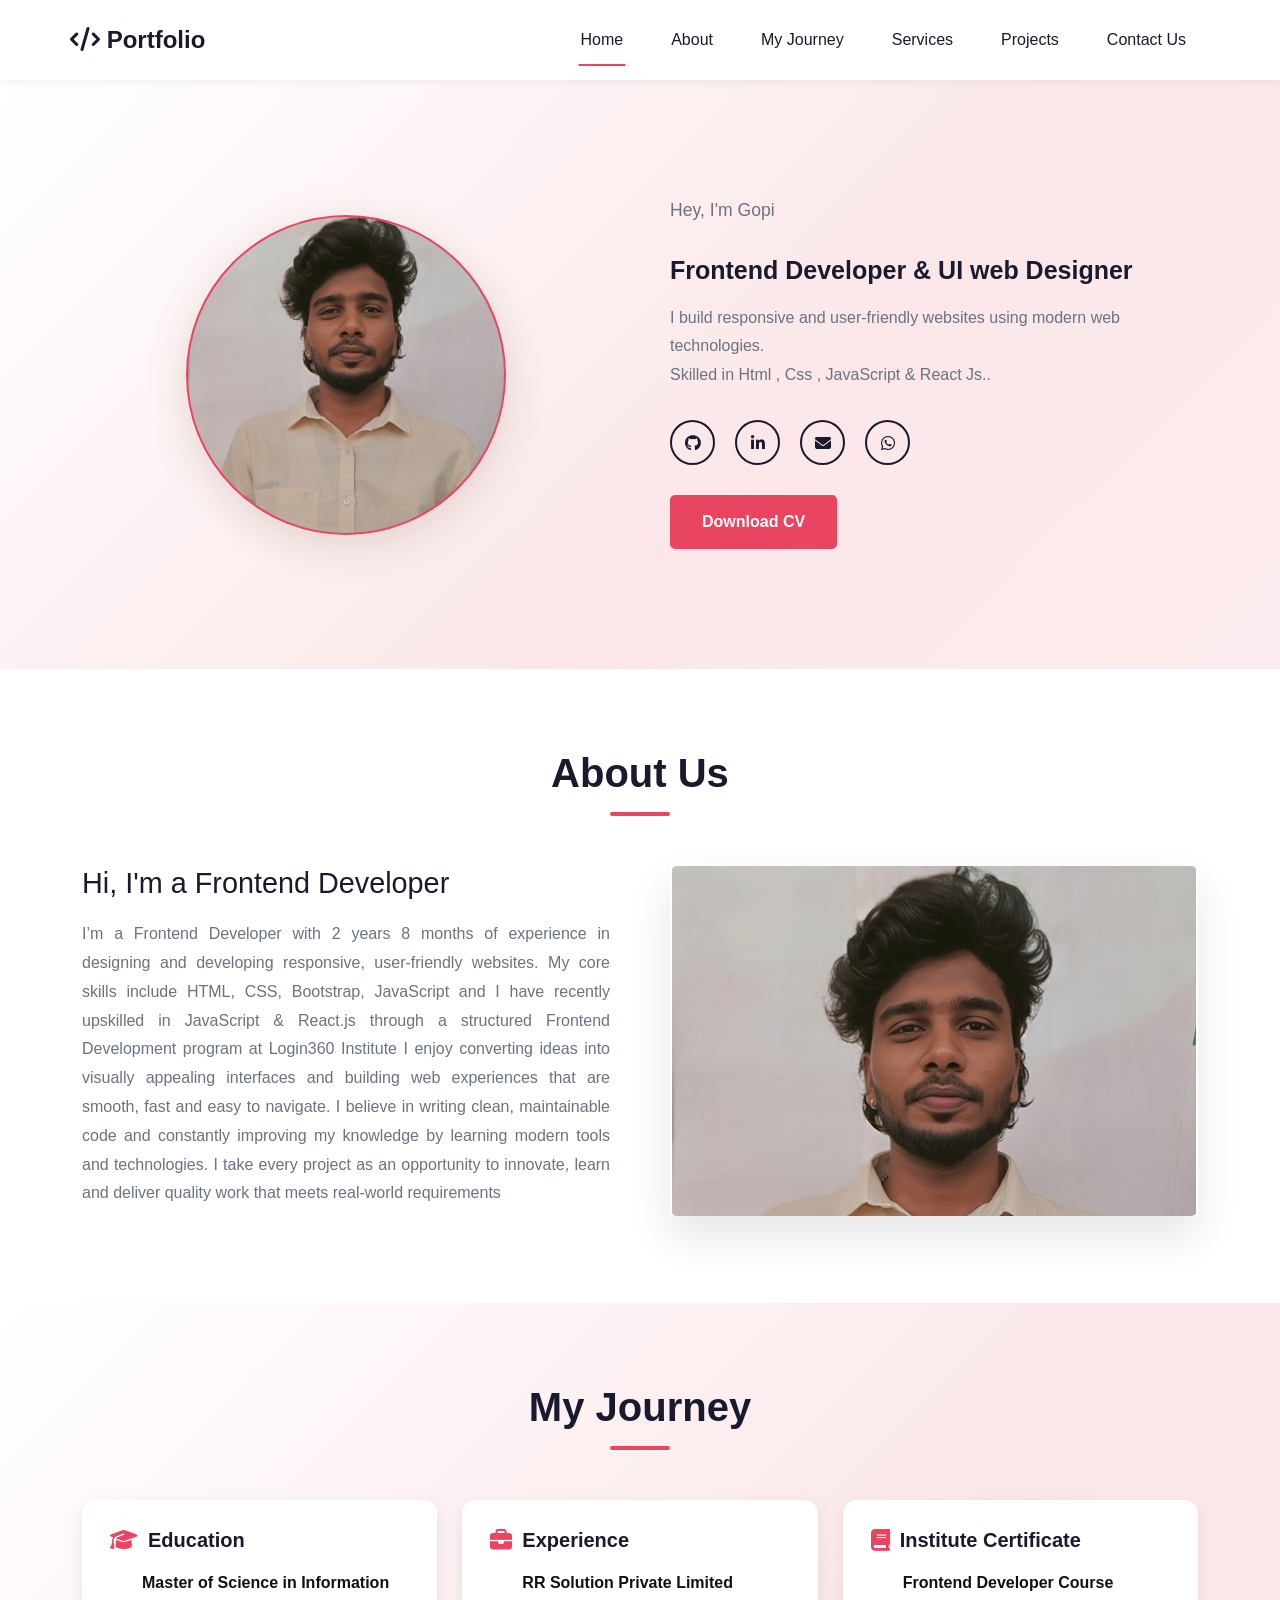
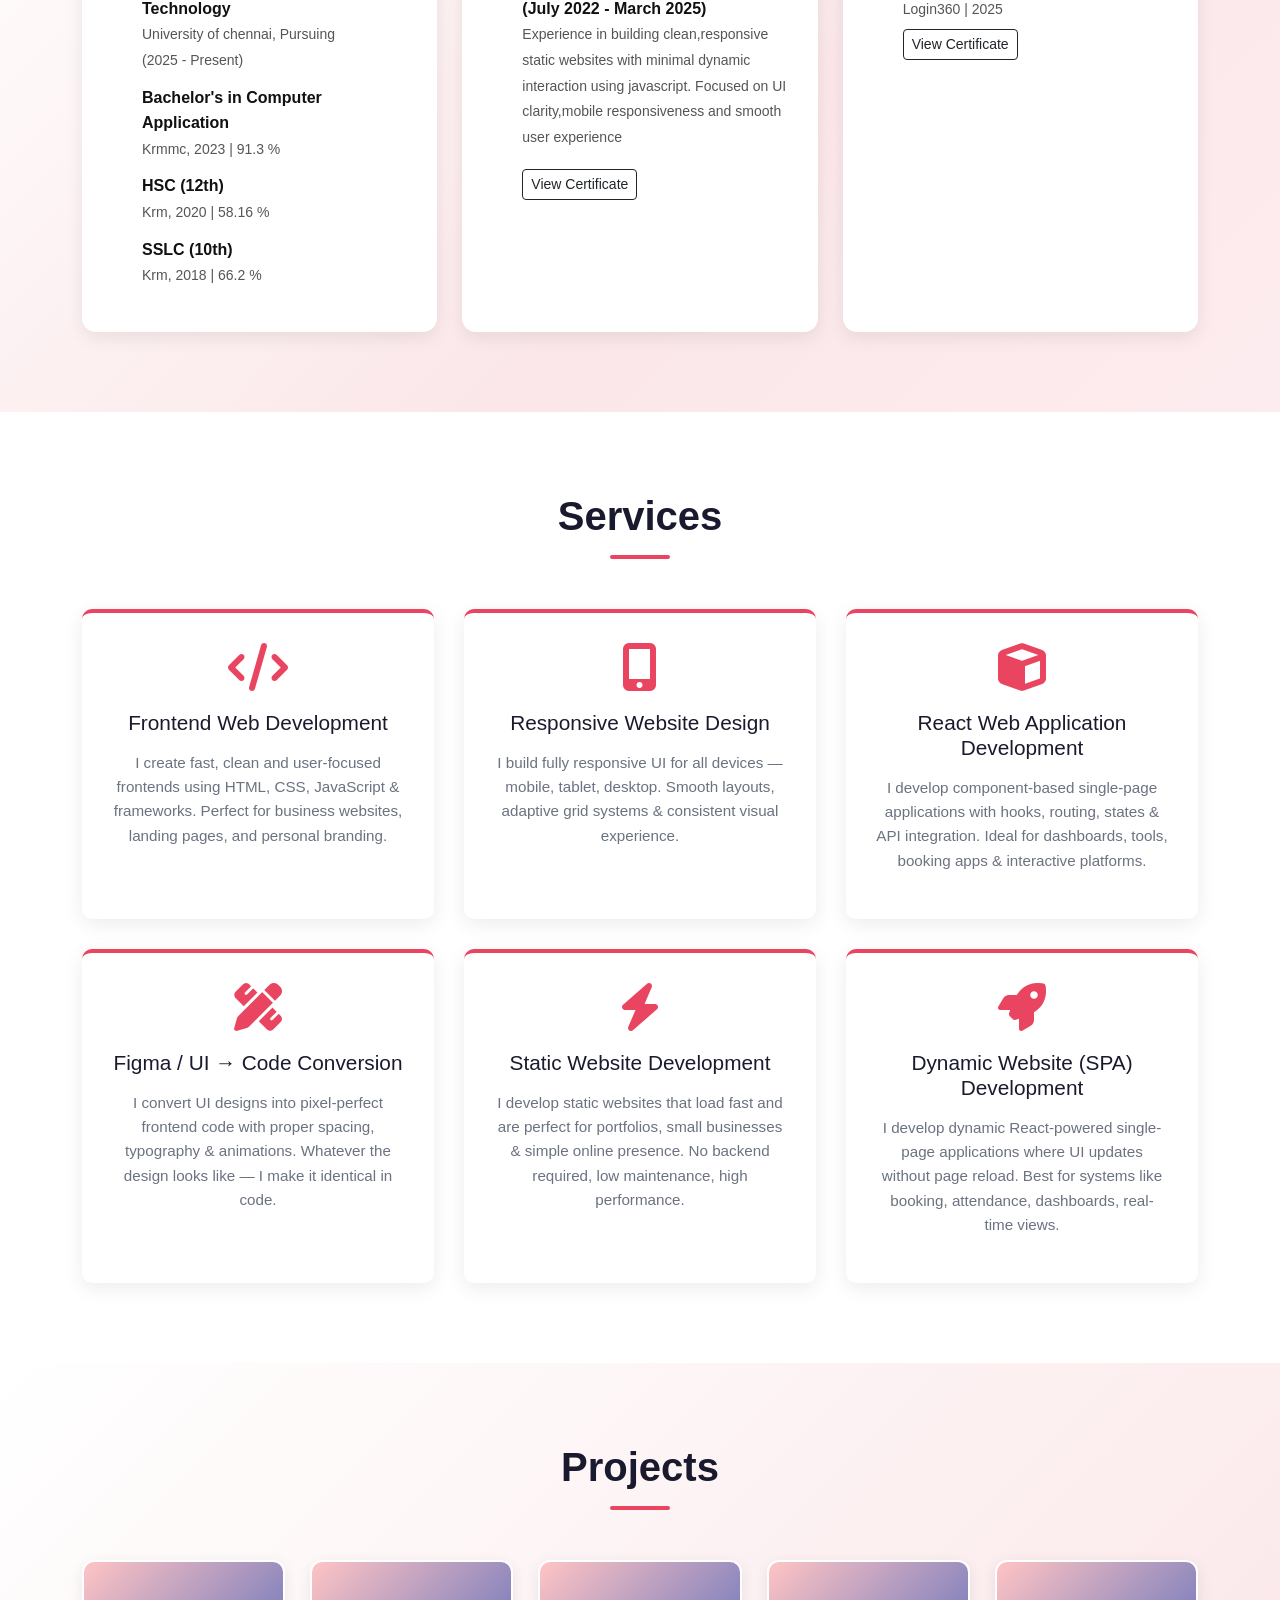
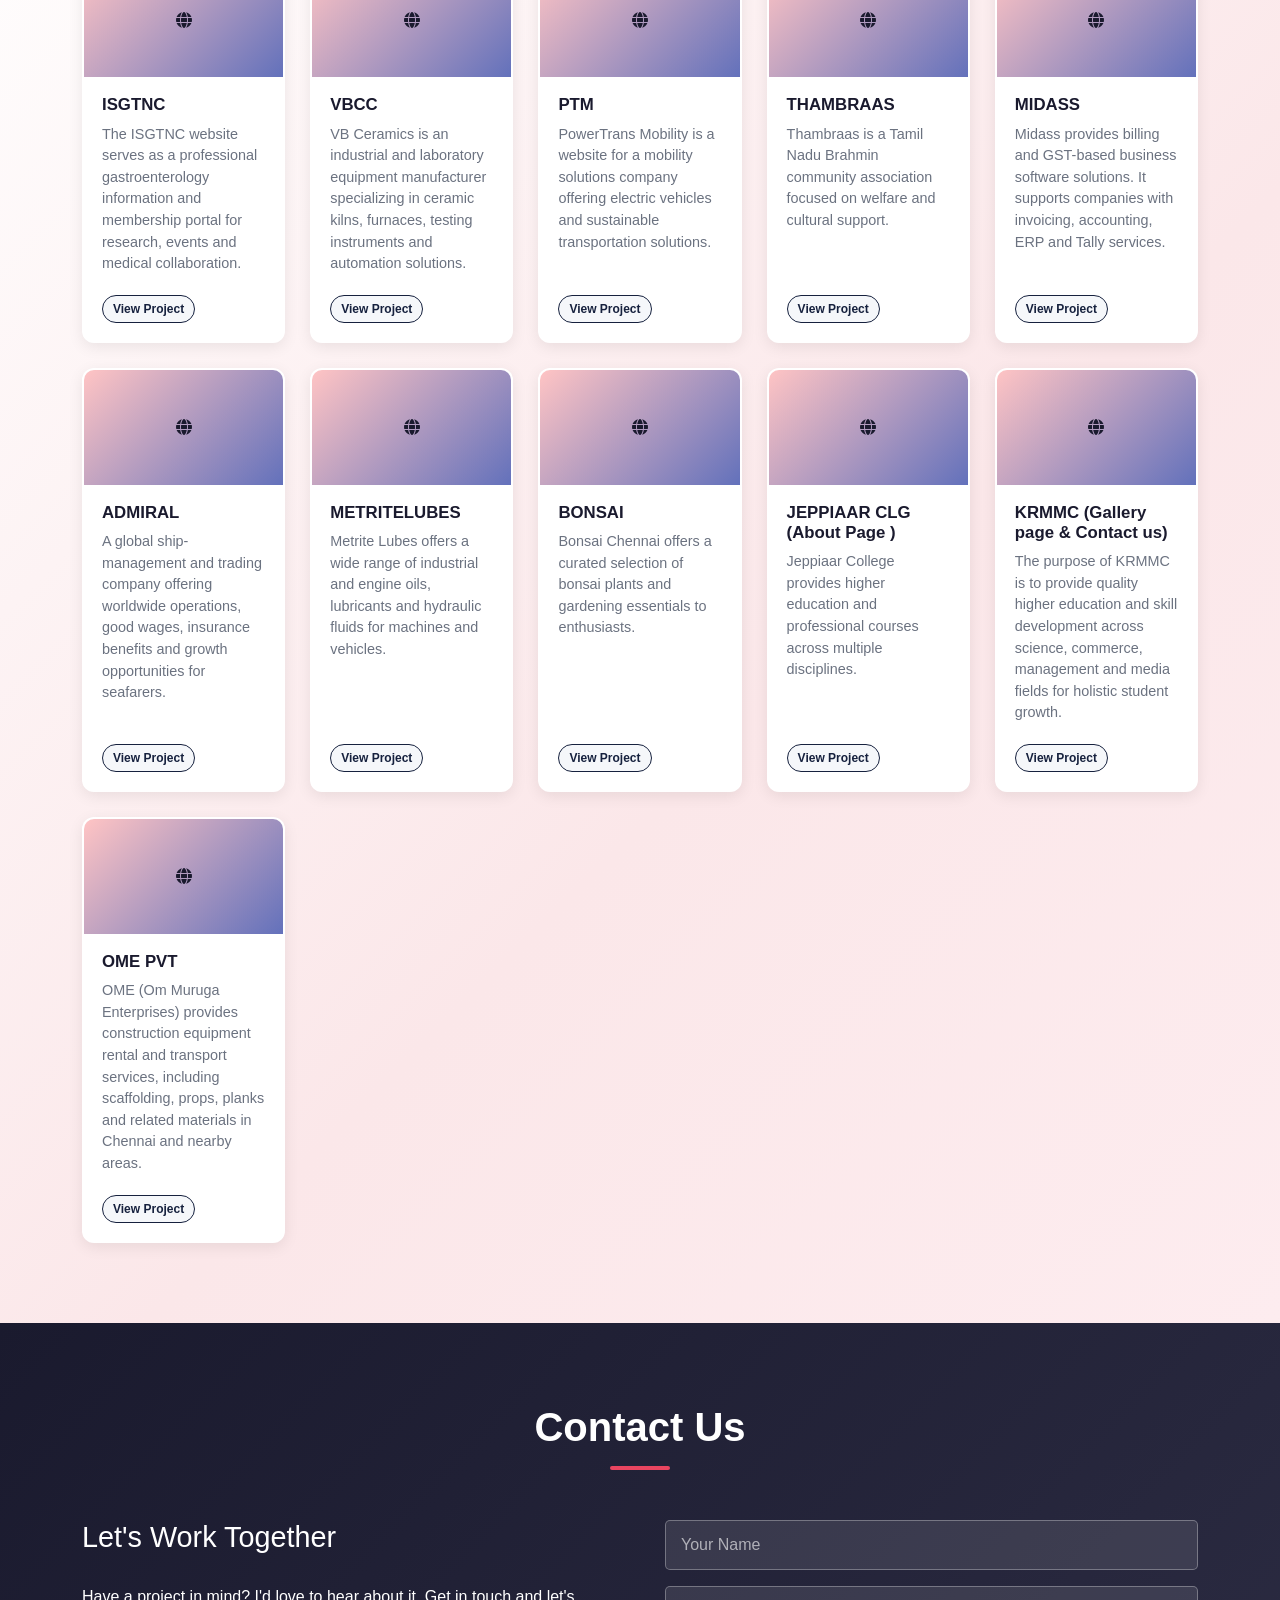
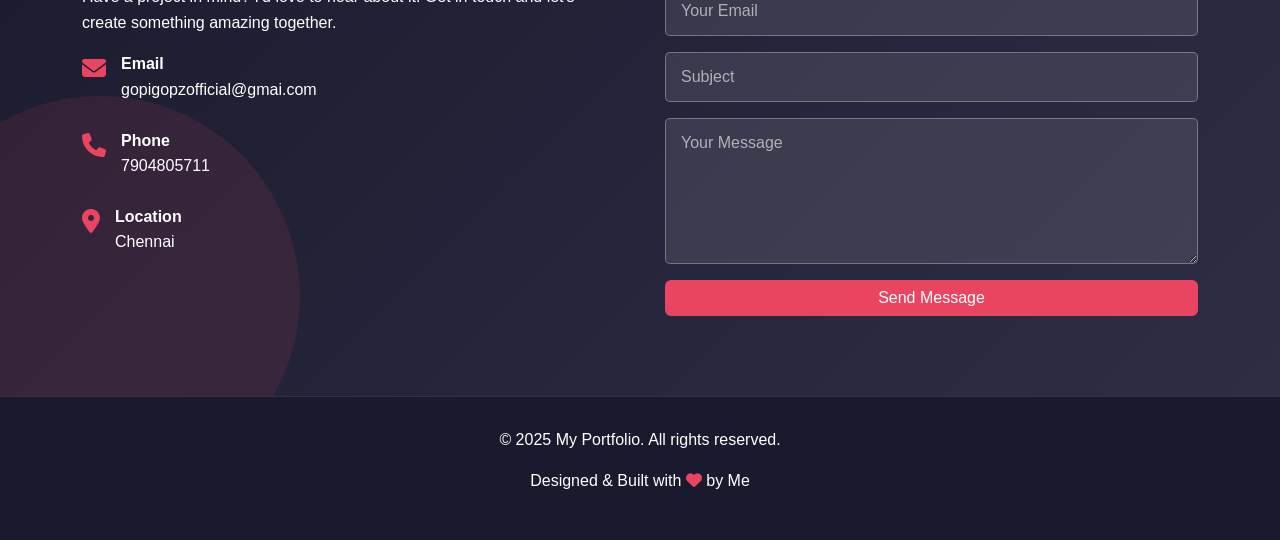
<file: index.html>
<!DOCTYPE html>
<html lang="en">
<head>
 <meta charset="UTF-8">
 <meta name="viewport" content="width=device-width, initial-scale=1.0">
 <title>Portfolio</title>
 <link href="https://cdn.jsdelivr.net/npm/bootstrap@5.3.0/dist/css/bootstrap.min.css" rel="stylesheet">
 <link rel="stylesheet" href="https://cdnjs.cloudflare.com/ajax/libs/font-awesome/6.4.0/css/all.min.css">
 <link rel="stylesheet" href="style.css">
</head>
<body>



 <!-- HEADER/NAVIGATION -->
 <header>
 <nav class="navbar navbar-expand-lg navbar-light container">
 <a class="navbar-brand" href="#home">
 <i class="fas fa-code"></i> Portfolio
 </a>
 <button class="navbar-toggler" type="button" data-bs-toggle="collapse" data-bs-target="#navbarNav" aria-controls="navbarNav" aria-expanded="false" aria-label="Toggle navigation">
 <span class="navbar-toggler-icon"></span>
 </button>
 <div class="collapse navbar-collapse" id="navbarNav">
 <ul class="navbar-nav ms-auto">
 <li class="nav-item">
 <a class="nav-link active" href="#home">Home</a>
 </li>
 <li class="nav-item">
 <a class="nav-link" href="#about">About</a>
 </li>
 <li class="nav-item">
 <a class="nav-link" href="#timeline">My Journey</a>
 </li>
 <li class="nav-item">
 <a class="nav-link" href="#services">Services</a>
 </li>
 <li class="nav-item">
 <a class="nav-link" href="#projects">Projects</a>
 </li>
 <li class="nav-item">
 <a class="nav-link " href="#contact">Contact Us</a>
 </li>
 </ul>
 </div>
 </nav>
 </header>

 <!-- HERO SECTION -->
 <section id="home" class="hero">
 <div class="container">
 <div class="hero-container">
 <!-- Profile image with circular design -->
 <div class="hero-image">
 <div class="image-wrapper">
 <img src="img/33315.jpg" />
 </div>
 </div>

 <!-- Hero content with typing animation -->
 <div class="hero-content">
 <h1 >Hey, I'm Gopi</h1>
 <h2><span class="typing-text">Frontend Developer & UI web Designer</span></h2>
 <p style="margin-top: -25px;">
 I build responsive and user-friendly websites using modern web technologies.
 <br>
 Skilled in Html , Css , JavaScript & React Js..
 </p>
 
 <div class="social-icons">
 <a href="https://github.com/GKSGOPI" title="GitHub" target="_blank"><i class="fab fa-github"></i></a>
 <a href="https://www.linkedin.com/in/gopi-s-b72218247/" title="LinkedIn" target="_blank"><i class="fab fa-linkedin-in"></i></a>
 <a href="mailto:gopigopzofficial@gmail.com" title="email" target="_blank"><i class="fa-solid fa-envelope"></i></a>
 <a href="https://wa.me/7904805711" target="_blank" title="WhatsApp">
 <i class="fa-brands fa-whatsapp"></i>
</a>

 </div>

 <a href="img/resume.pdf" target="_blank" download="resume.pdf" class="btn-cv" >Download CV</a>
 </div>
 </div>
 </div>
 </section>

 <!-- ABOUT SECTION -->
 <section id="about">
 <div class="container">
 <h2 class="section-title scroll-animate">About Us</h2>
 <div class="about-wrapper scroll-animate">
 <div class="about-text">
 <h3>Hi, I'm a Frontend Developer</h3>
 <p>
 I’m a Frontend Developer with 2 years 8 months of experience in designing and developing responsive, user-friendly websites. My core skills include HTML, CSS, Bootstrap, JavaScript and I have recently upskilled in JavaScript & React.js through a structured Frontend Development program at Login360 Institute
 I enjoy converting ideas into visually appealing interfaces and building web experiences that are smooth, fast and easy to navigate. I believe in writing clean, maintainable code and constantly improving my knowledge by learning modern tools and technologies.
 I take every project as an opportunity to innovate, learn and deliver quality work that meets real-world requirements
 </p>

 
 
 </div>
 <div class="about-image">
 <img src="img/33315_cropped.jpg" style="border-radius: 1%;">
 </div>
 </div>
 </div>
 </section>



 <section id="timeline">
 <div class="container">
 <h2 class="section-title">My Journey</h2>

 <div class="timeline-grid">

 <!-- Education -->
 <div class="timeline-card">
 <h3><i class="fas fa-graduation-cap"></i>Education</h3>
 <ul>
 <li><strong>Master of Science in Information Technology</strong> <br><small>University of chennai, Pursuing <br>(2025 - Present)</small></li>
 <li><strong>Bachelor's in Computer Application</strong> <br><small>Krmmc, 2023 | 91.3 %</small></li>
 <li><strong>HSC (12th)</strong> <br><small>Krm, 2020 | 58.16 % </small></li>
 <li><strong>SSLC (10th) </strong> <br><small>Krm, 2018 | 66.2 %</small></li>
 </ul>
 </div>

 <!-- Experience -->
 <div class="timeline-card" >
 <h3><i class="fas fa-briefcase"></i>Experience</h3>
 <ul>
 <li><strong>RR Solution Private Limited <br>(July 2022 - March 2025)</strong><br>
 <small >Experience in building clean,responsive static websites with minimal dynamic interaction using javascript.
 Focused on UI clarity,mobile responsiveness and smooth user experience</small>
 </li> 
 <a href="img/exp_rel_merged.pdf" target="_blank"> <button class="btn btn-outline-dark btn-sm mt-2">View Certificate</button></a>

 </ul>
 
 </div>

 <!-- Certificates
 <div class="timeline-card">
 <h3><i class="fas fa-award"></i>Experience Certificates</h3>
 <ul>
 <li><strong>Frontend Developer</strong><br>
 <small>RR Solution PVT (2020-2023)</small><br>
 <button class="btn btn-outline-dark btn-sm mt-2">View Certificate</button>
 </li>
 </ul>
 </div>-->

 <!-- Institute Certificates -->
 <div class="timeline-card">
 <h3><i class="fas fa-book"></i>Institute Certificate</h3>
 <ul>
 <li><strong>Frontend Developer Course</strong><br>
 <small>Login360 | 2025</small><br>
 <a href="#" target="_blank"> <button class="btn btn-outline-dark btn-sm mt-2">View Certificate</button></a>
 </li>
 </ul>
 </div>

 </div>
 </div>
</section>


 <!-- SERVICES SECTION -->
 <section id="services">
 <div class="container">
 <h2 class="section-title scroll-animate">Services</h2>
 <!-- Updated to 6 service cards with detailed descriptions -->
 <div class="services-grid">
 <div class="service-card scroll-animate">
 <i class="fas fa-code"></i>
 <h3>Frontend Web Development</h3>
 <p>I create fast, clean and user-focused frontends using HTML, CSS, JavaScript & frameworks. Perfect for business websites, landing pages, and personal branding.</p>
 </div>
 <div class="service-card scroll-animate" style="animation-delay: 0.1s;">
 <i class="fas fa-mobile-alt"></i>
 <h3>Responsive Website Design</h3>
 <p>I build fully responsive UI for all devices — mobile, tablet, desktop. Smooth layouts, adaptive grid systems & consistent visual experience.</p>
 </div>
 <div class="service-card scroll-animate" style="animation-delay: 0.2s;">
 <i class="fas fa-cube"></i>
 <h3>React Web Application Development</h3>
 <p>I develop component-based single-page applications with hooks, routing, states & API integration. Ideal for dashboards, tools, booking apps & interactive platforms.</p>
 </div>
 <div class="service-card scroll-animate" style="animation-delay: 0.3s;">
 <i class="fas fa-pencil-ruler"></i>
 <h3>Figma / UI → Code Conversion</h3>
 <p>I convert UI designs into pixel-perfect frontend code with proper spacing, typography & animations. Whatever the design looks like — I make it identical in code.</p>
 </div>
 <div class="service-card scroll-animate" style="animation-delay: 0.4s;">
 <i class="fas fa-bolt"></i>
 <h3>Static Website Development</h3>
 <p>I develop static websites that load fast and are perfect for portfolios, small businesses & simple online presence. No backend required, low maintenance, high performance.</p>
 </div>
 <div class="service-card scroll-animate" style="animation-delay: 0.5s;">
 <i class="fas fa-rocket"></i>
 <h3>Dynamic Website (SPA) Development</h3>
 <p>I develop dynamic React-powered single-page applications where UI updates without page reload. Best for systems like booking, attendance, dashboards, real-time views.</p>
 </div>
 </div>
 </div>
 </section>

 <!-- PROJECTS SECTION -->
 <section id="projects">
 <div class="container">
 <h2 class="section-title scroll-animate">Projects</h2>
 <!-- Smaller cards in 4-column grid layout -->
 <div class="projects-grid">
 <div class="project-card scroll-animate">
 <div class="project-image">
 <i class="fas fa-globe"></i>
 </div>
 <div class="project-info">
 <h3>ISGTNC</h3>
 <p >The ISGTNC website serves as a professional gastroenterology information and membership portal for research, events and medical collaboration.</p>
 <div class="project-tags">
 <a href="http://isgtnc.org/" target="_blank"> <button class="btn btn-outline-dark btn-sm mt-2 tag">View Project</button></a>
 </div>
 </div>
 </div>

 <div class="project-card scroll-animate" style="animation-delay: 0.05s;">
 <div class="project-image">
 <i class="fas fa-globe"></i>
 </div>
 <div class="project-info">
 <h3>VBCC</h3>
 <p>VB Ceramics is an industrial and laboratory equipment manufacturer specializing in ceramic kilns, furnaces, testing instruments and automation solutions.</p>
 <div class="project-tags" >
<a href="http://vbceramics.com/" target="_blank"> <button class="btn btn-outline-dark btn-sm mt-2 tag">View Project</button></a>
 </div>
 </div>
 </div>

 <div class="project-card scroll-animate" style="animation-delay: 0.1s;">
 <div class="project-image">
 <i class="fas fa-globe"></i>
 </div>
 <div class="project-info">
 <h3>PTM</h3>
 <p>PowerTrans Mobility is a website for a mobility solutions company offering electric vehicles and sustainable transportation solutions.</p>
 <div class="project-tags">
<a href="http://powertransmobility.com/" target="_blank"> <button class="btn btn-outline-dark btn-sm mt-2 tag">View Project</button></a>
 </div>
 </div>
 </div>

 <div class="project-card scroll-animate" style="animation-delay: 0.15s;">
 <div class="project-image">
<i class="fas fa-globe"></i>
 </div>
 <div class="project-info">
 <h3>THAMBRAAS</h3>
 <p>Thambraas is a Tamil Nadu Brahmin community association focused on welfare and cultural support.</p>
 <div class="project-tags">
<a href="http://thambraas.org/" target="_blank"> <button class="btn btn-outline-dark btn-sm mt-2 tag">View Project</button></a>
 </div>
 </div>
 </div>

 <div class="project-card scroll-animate" style="animation-delay: 0.2s;">
 <div class="project-image">
 <i class="fas fa-globe"></i>
 </div>
 <div class="project-info">
 <h3>MIDASS</h3>
 <p>Midass provides billing and GST-based business software solutions.
It supports companies with invoicing, accounting, ERP and Tally services.
 </p>
 <div class="project-tags" >
<a href="https://midass.co.in/" target="_blank"> <button class="btn btn-outline-dark btn-sm mt-2 tag">View Project</button></a>
 </div>
 </div>
 </div>

 <div class="project-card scroll-animate" style="animation-delay: 0.25s;">
 <div class="project-image">
 <i class="fas fa-globe"></i>
 </div>
 <div class="project-info">
 <h3>ADMIRAL</h3>
 <p>A global ship-management and trading company offering worldwide operations, good wages, insurance benefits and growth opportunities for seafarers.</p>
 <div class="project-tags" >
<a href="https://bonsaichennai.com/admiral/" target="_blank"> <button class="btn btn-outline-dark btn-sm mt-2 tag">View Project</button></a>
 </div>
 </div>
 </div>

 <div class="project-card scroll-animate" style="animation-delay: 0.3s;">
 <div class="project-image">
 <i class="fas fa-globe"></i>
 </div>
 <div class="project-info">
 <h3>METRITELUBES</h3>
 <p>Metrite Lubes offers a wide range of industrial and engine oils, lubricants and hydraulic fluids for machines and vehicles.</p>
 <div class="project-tags ">
    <a href="http://metritelubes.com/" target="_blank"> <button class="btn btn-outline-dark btn-sm mt-2 tag ">View Project</button></a>
 </div>
 </div>
 </div>

 <div class="project-card scroll-animate" style="animation-delay: 0.35s;">
 <div class="project-image">
 <i class="fas fa-globe"></i>
 </div>
 <div class="project-info">
 <h3>BONSAI</h3>
 <p>Bonsai Chennai offers a curated selection of bonsai plants and gardening essentials to enthusiasts.</p>
 <div class="project-tags">
  <a href="https://bonsaichennai.com/" target="_blank"> <button class="btn btn-outline-dark btn-sm mt-2 tag">View Project</button></a>
 </div>
 </div>
 </div>



 <div class="project-card scroll-animate" style="animation-delay: 0.3s;">
 <div class="project-image">
 <i class="fas fa-globe"></i>
 </div>
 <div class="project-info">
 <h3>JEPPIAAR CLG (About Page )</h3>
 <p>Jeppiaar College provides higher education and professional courses across multiple disciplines.</p>
 <div class="project-tags">
    <a href="https://jeppiaarcollege.org/jeppiaar/about-us/" target="_blank"> <button class="btn btn-outline-dark btn-sm mt-2 tag">View Project</button></a>
 </div>
 </div>
 </div>



 <div class="project-card scroll-animate" style="animation-delay: 0.3s;">
 <div class="project-image">
 <i class="fas fa-globe"></i>
 </div>
 <div class="project-info">
 <h3>KRMMC (Gallery page & Contact us) </h3>
 <p>The purpose of KRMMC is to provide quality higher education and skill development across science, commerce, management and media fields for holistic student growth.</p>
 <div class="project-tags">
    <a href="https://krmmc.edu.in/" target="_blank"> <button class="btn btn-outline-dark btn-sm mt-2 tag">View Project</button></a>
 </div>
 </div>
 </div>


 <div class="project-card scroll-animate" style="animation-delay: 0.3s;">
 <div class="project-image">
 <i class="fas fa-globe"></i>
 </div>
 <div class="project-info" >
 <h3>OME PVT</h3>
 <p>OME (Om Muruga Enterprises) provides construction equipment rental and transport services, including scaffolding, props, planks and related materials in Chennai and nearby areas. </p>
 <div class="project-tags">
    <a href="https://www.ome.co.in/" target="_blank"> <button class="btn btn-outline-dark btn-sm mt-2 tag">View Project</button></a>
 </div>
 </div>
 </div>

 </div>
 </div>
 </section>

 <!-- CONTACT SECTION -->
 <section id="contact">
 <div class="container">
 <h2 class="section-title scroll-animate" style="color: white;">Contact Us</h2>
 <div class="contact-content">
 <div class="contact-info scroll-animate">
 <h3>Let's Work Together</h3>
 <p>Have a project in mind? I'd love to hear about it. Get in touch and let's create something amazing together.</p>

 <div class="contact-item">
 <i class="fas fa-envelope"></i>
 <div>
 <p><strong>Email</strong></p>
 <p>gopigopzofficial@gmai.com</p>
 </div>
 </div>

 <div class="contact-item">
 <i class="fas fa-phone"></i>
 <div>
 <p><strong>Phone</strong></p>
 <p>7904805711</p>
 </div>
 </div>

 <div class="contact-item">
 <i class="fas fa-map-marker-alt"></i>
 <div>
 <p><strong>Location</strong></p>
 <p>Chennai</p>
 </div>
 </div>

 
 </div>

 <form action="https://formspree.io/f/myzrjzwe" method="POST" class="scroll-animate" id="contactForm" style="animation-delay: 0.1s;">
 
 
   <div class="mb-3">
 <input type="text" name="name" class="form-control" placeholder="Your Name" id="name" required>
 </div>

 <div class="mb-3">
 <input type="email" name="email" class="form-control" placeholder="Your Email" id="email" required>
 </div>

 <div class="mb-3">
 <input type="text" name="subject" class="form-control" placeholder="Subject" id="subject" required>
 </div>

 <div class="mb-3">
 <textarea name="message" rows="5" class="form-control" placeholder="Your Message"  id="message" required></textarea>
 </div>

 <button type="submit" id="btn" class="btn btn-primary w-100"
 style="background: var(--accent-bright); border: none;">
 Send Message
 </button>


</form>



 </div>
 </div>
 </section>

 <!-- FOOTER -->
 <footer>
 <div class="container">
 <p>&copy; 2025 My Portfolio. All rights reserved.</p>
 <p>Designed & Built with <i class="fas fa-heart" style="color: var(--accent-bright);"></i> by Me</p>
 </div>
 </footer>

 <!-- Scripts -->
 <script src="https://cdn.jsdelivr.net/npm/bootstrap@5.3.0/dist/js/bootstrap.bundle.min.js"></script>

<script src="https://smtpjs.com/v3/smtp.js"> </script>

 <script>
 // Smooth scrolling for navigation links
 document.querySelectorAll('a[href^="#"]').forEach(anchor => {
 anchor.addEventListener('click', function (e) {
 e.preventDefault();
 const target = document.querySelector(this.getAttribute('href'));
 if (target) {
 target.scrollIntoView({
 behavior: 'smooth',
 block: 'start'
 });
 }
 });
 });

 // Active navigation link highlight
 window.addEventListener('scroll', () => {
 let current = '';
 const sections = document.querySelectorAll('section');
 
 sections.forEach(section => {
 const sectionTop = section.offsetTop;
 const sectionHeight = section.clientHeight;
 if (scrollY >= sectionTop - 200) {
 current = section.getAttribute('id');
 }
 });

 document.querySelectorAll('.nav-link').forEach(link => {
 link.classList.remove('active');
 if (link.getAttribute('href').slice(1) === current) {
 link.classList.add('active');
 }
 });
 });

 // Scroll animation - trigger when elements come into view
 const observerOptions = {
 threshold: 0.1,
 rootMargin: '0px 0px -100px 0px'
 };

 const observer = new IntersectionObserver(function(entries) {
 entries.forEach(entry => {
 if (entry.isIntersecting) {
 entry.target.classList.add('visible');
 }
 });
 }, observerOptions);

 document.querySelectorAll('.scroll-animate').forEach(element => {
 observer.observe(element);
 });

 /*Form submission
 document.querySelector('form').addEventListener('submit', function(e) {
 e.preventDefault();
 alert('Thank you for your message! I will get back to you soon.');
 this.reset();
 });*/



 document.getElementById("contactForm").addEventListener("submit",async function(e) {
   e.preventDefault();

   let form =e.target;
   let data = new FormData(form);
   let response = await fetch(form.action,{
      method:"POST",
      body:data,
      headers:{"Accept":"application/json"}
   });
   if(response.ok){
      form.reset();
      alert("Message Sent Successfully!I will get back to you soon...");
   }
   
 });

 // Mobile menu close on link click
 document.querySelectorAll('.nav-link').forEach(link => {
 link.addEventListener('click', () => {
 const navbar = document.querySelector('.navbar-collapse');
 if (navbar.classList.contains('show')) {
 document.querySelector('.navbar-toggler').click();
 }
 });
 });
 </script>
</body>
</html>
</file>
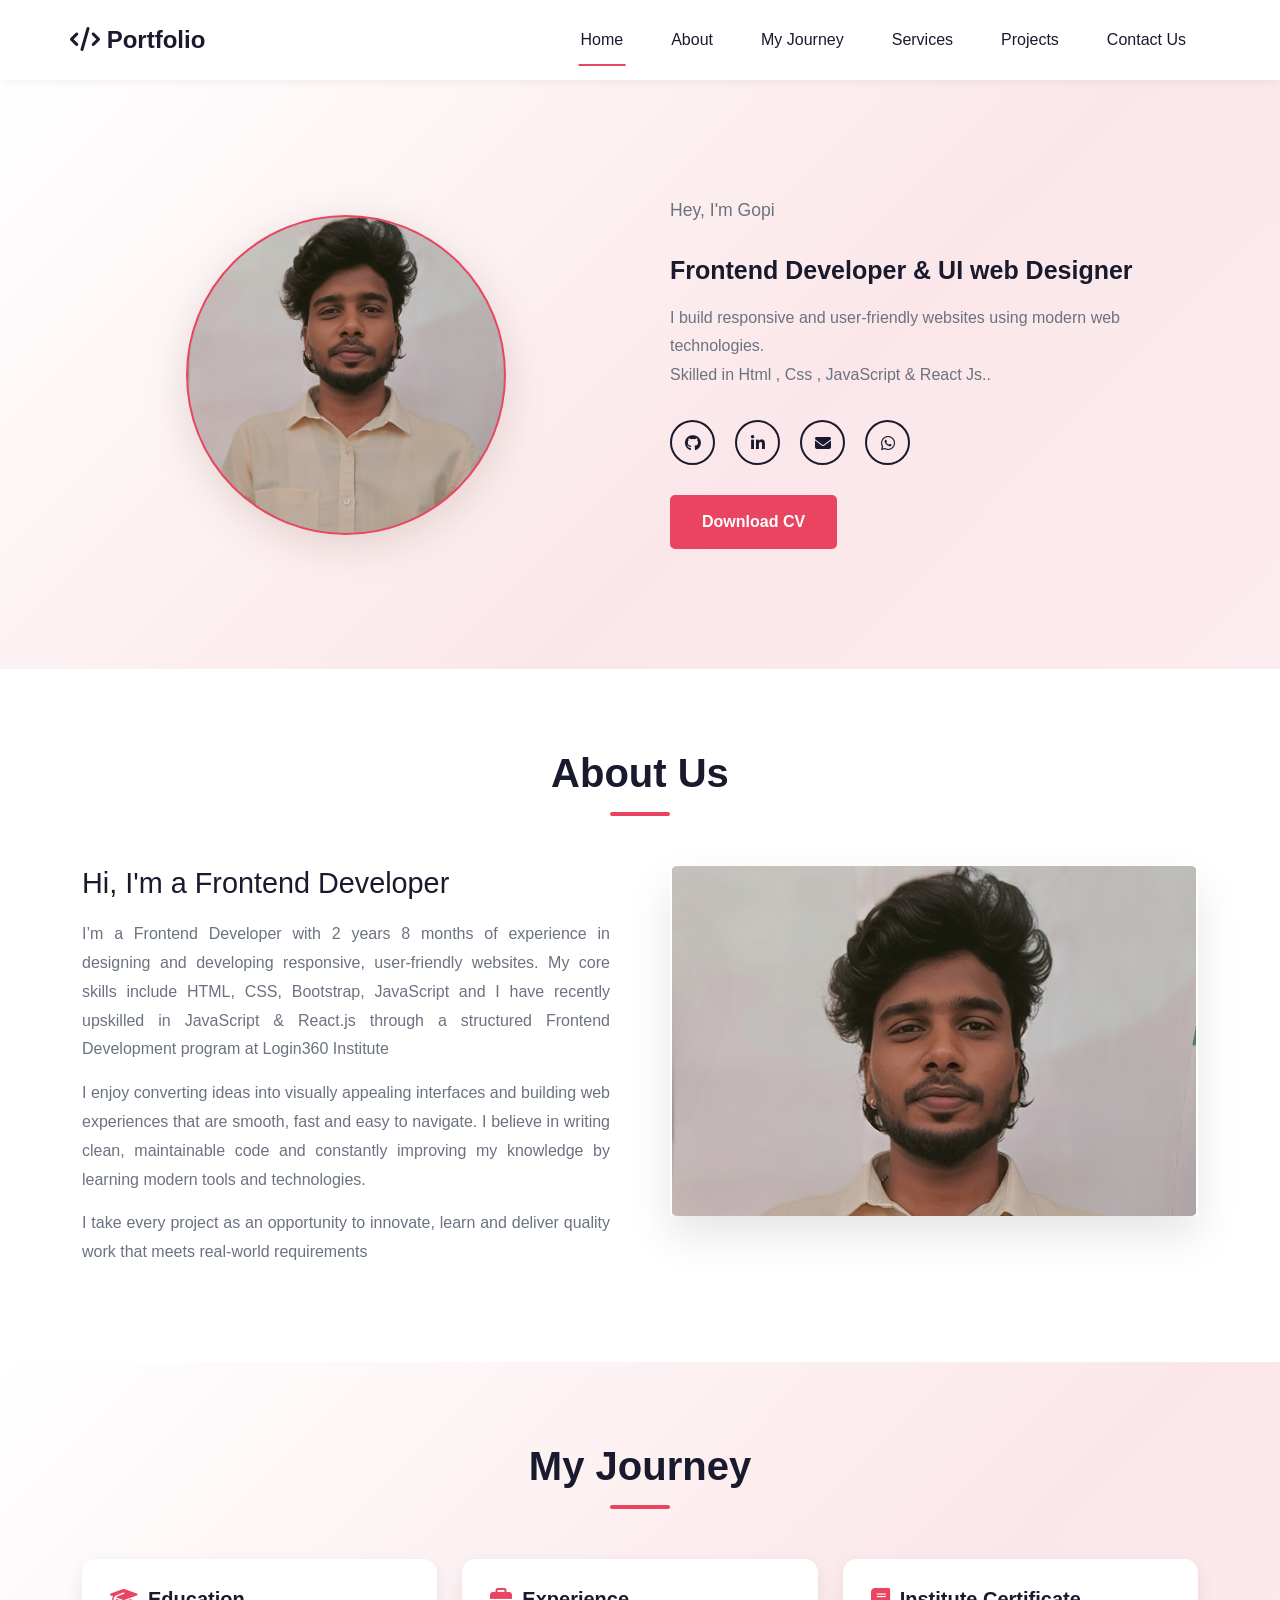
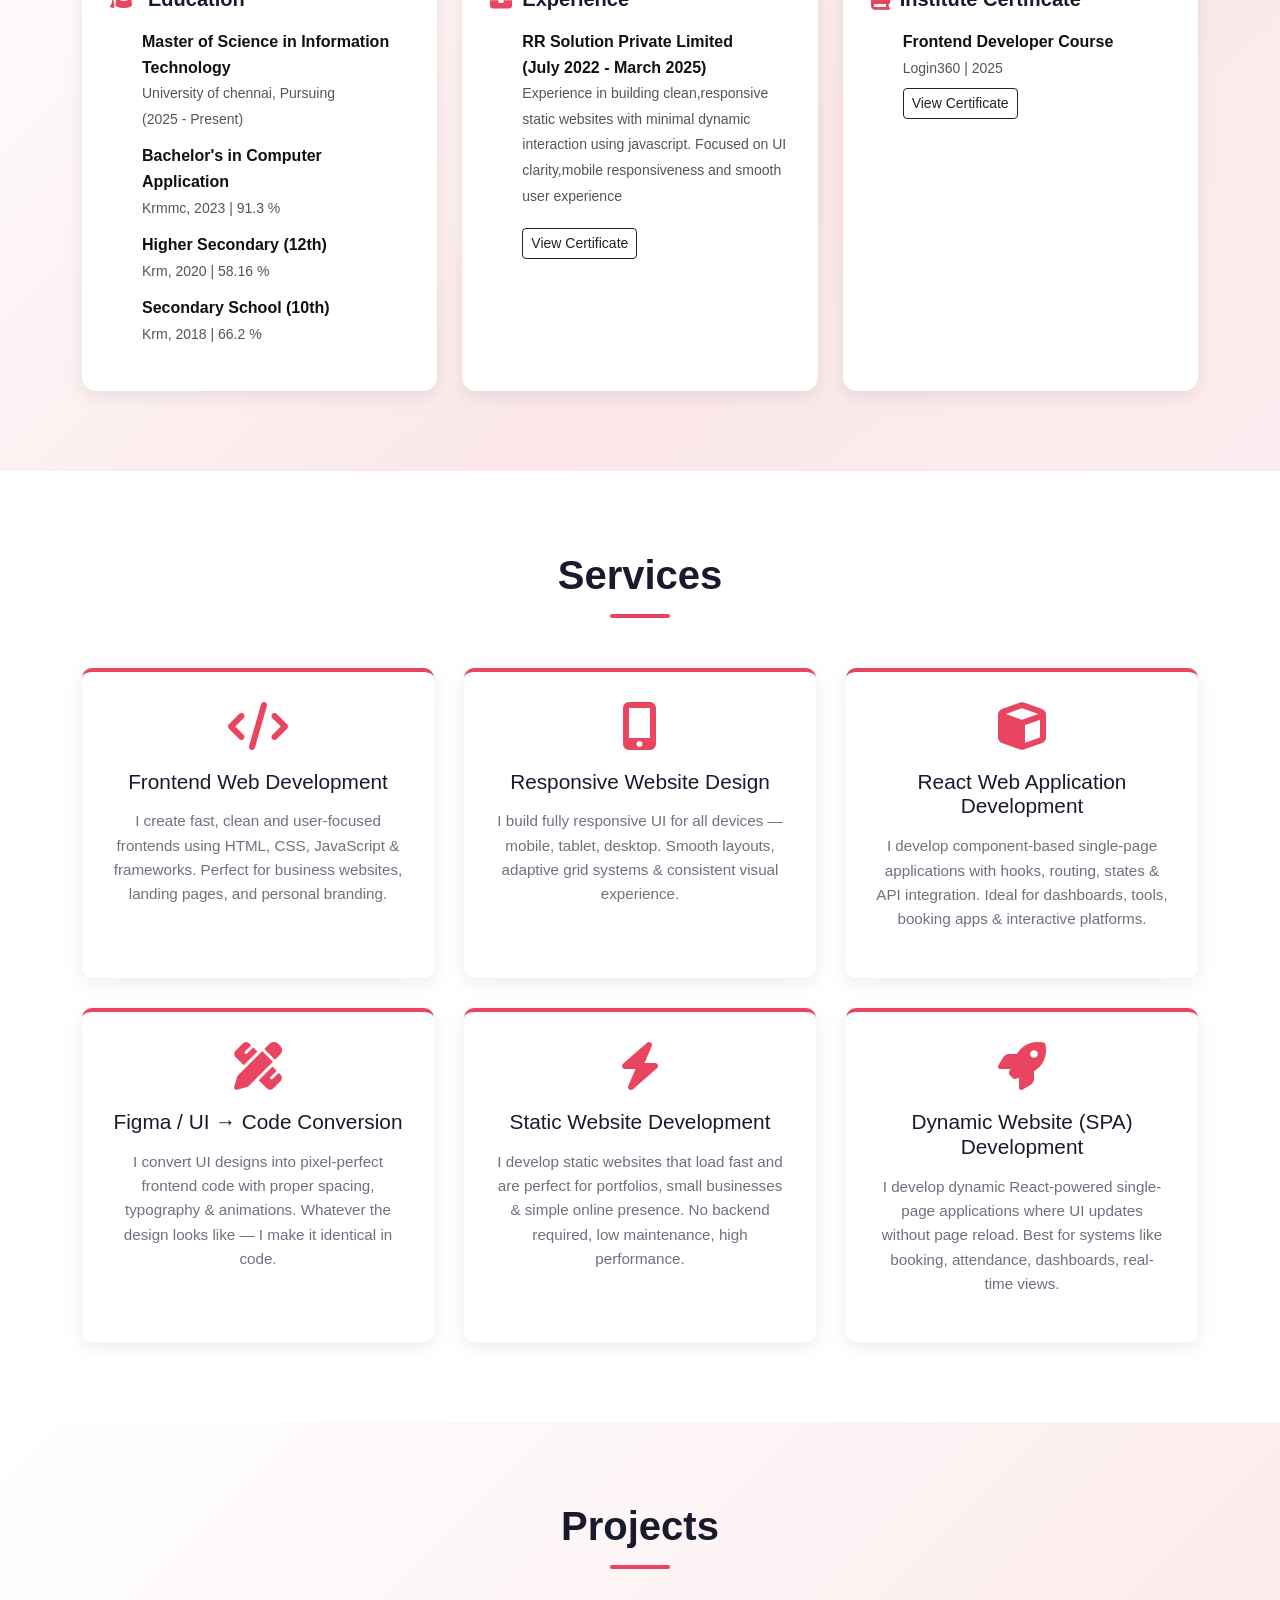
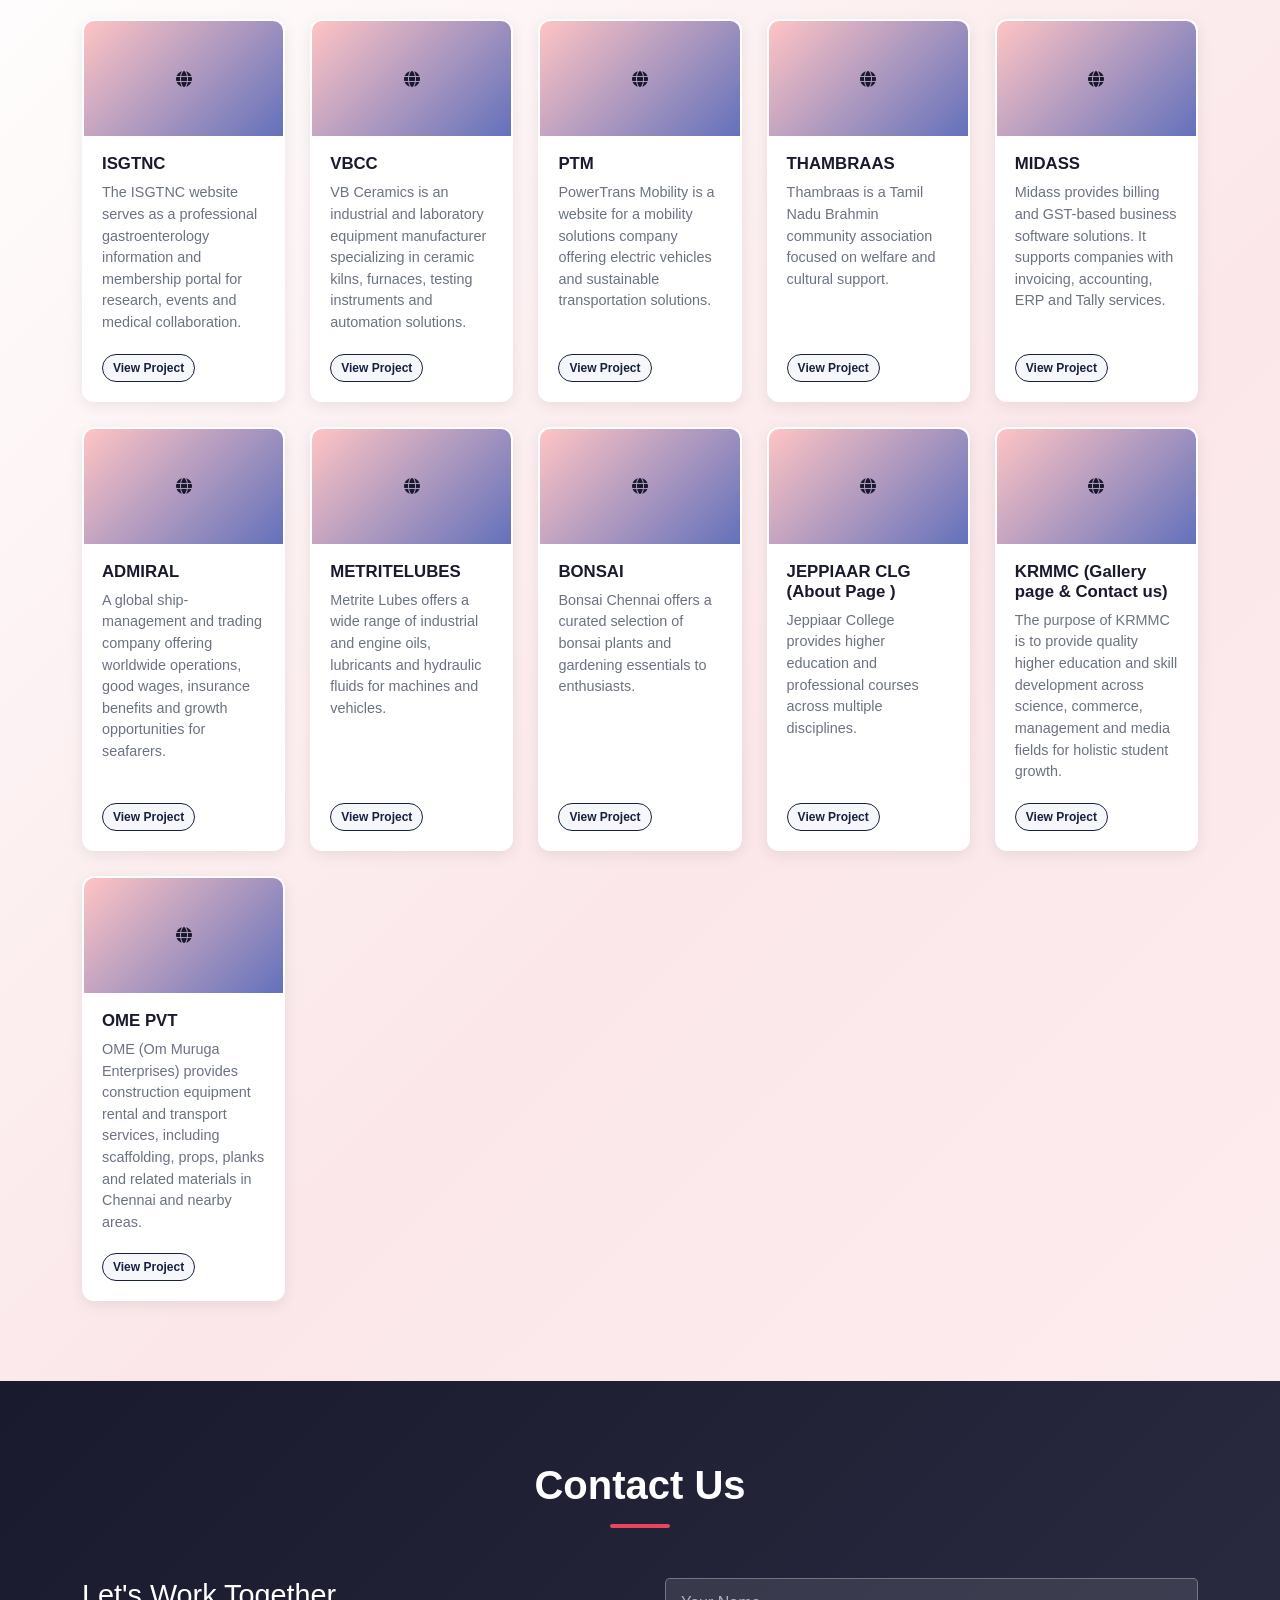
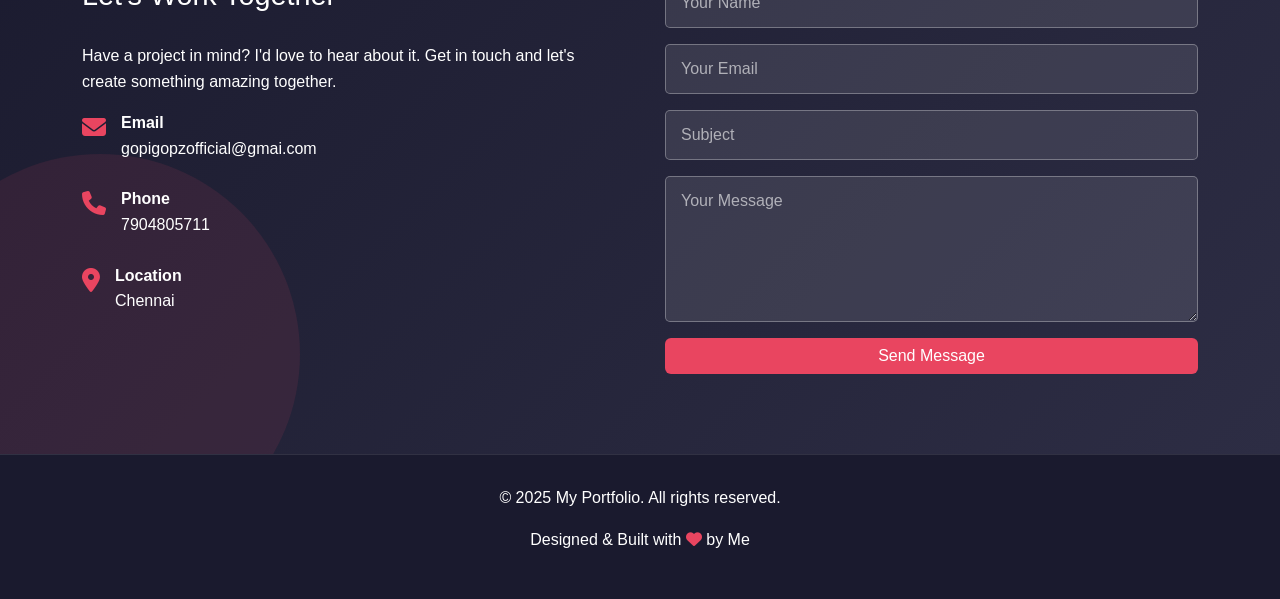
<file: portfolio.html>
<!DOCTYPE html>
<html lang="en">
<head>
 <meta charset="UTF-8">
 <meta name="viewport" content="width=device-width, initial-scale=1.0">
 <title>Portfolio</title>
 <link href="https://cdn.jsdelivr.net/npm/bootstrap@5.3.0/dist/css/bootstrap.min.css" rel="stylesheet">
 <link rel="stylesheet" href="https://cdnjs.cloudflare.com/ajax/libs/font-awesome/6.4.0/css/all.min.css">
 <link rel="stylesheet" href="style.css">
</head>
<body>



 <!-- HEADER/NAVIGATION -->
 <header>
 <nav class="navbar navbar-expand-lg navbar-light container">
 <a class="navbar-brand" href="#home">
 <i class="fas fa-code"></i> Portfolio
 </a>
 <button class="navbar-toggler" type="button" data-bs-toggle="collapse" data-bs-target="#navbarNav" aria-controls="navbarNav" aria-expanded="false" aria-label="Toggle navigation">
 <span class="navbar-toggler-icon"></span>
 </button>
 <div class="collapse navbar-collapse" id="navbarNav">
 <ul class="navbar-nav ms-auto">
 <li class="nav-item">
 <a class="nav-link active" href="#home">Home</a>
 </li>
 <li class="nav-item">
 <a class="nav-link" href="#about">About</a>
 </li>
 <li class="nav-item">
 <a class="nav-link" href="#timeline">My Journey</a>
 </li>
 <li class="nav-item">
 <a class="nav-link" href="#services">Services</a>
 </li>
 <li class="nav-item">
 <a class="nav-link" href="#projects">Projects</a>
 </li>
 <li class="nav-item">
 <a class="nav-link " href="#contact">Contact Us</a>
 </li>
 </ul>
 </div>
 </nav>
 </header>

 <!-- HERO SECTION -->
 <section id="home" class="hero">
 <div class="container">
 <div class="hero-container">
 <!-- Profile image with circular design -->
 <div class="hero-image">
 <div class="image-wrapper">
 <img src="img/33315.jpg" />
 </div>
 </div>

 <!-- Hero content with typing animation -->
 <div class="hero-content">
 <h1 >Hey, I'm Gopi</h1>
 <h2><span class="typing-text">Frontend Developer & UI web Designer</span></h2>
 <p style="margin-top: -25px;">
 I build responsive and user-friendly websites using modern web technologies.
 <br>
 Skilled in Html , Css , JavaScript & React Js..
 </p>
 
 <div class="social-icons">
 <a href="https://github.com/GKSGOPI" title="GitHub" target="_blank"><i class="fab fa-github"></i></a>
 <a href="https://www.linkedin.com/in/gopi-s-b72218247/" title="LinkedIn" target="_blank"><i class="fab fa-linkedin-in"></i></a>
 <a href="mailto:gopigopzofficial@gmail.com" title="email" target="_blank"><i class="fa-solid fa-envelope"></i></a>
 <a href="https://wa.me/7904805711" target="_blank" title="WhatsApp">
 <i class="fa-brands fa-whatsapp"></i>
</a>

 </div>

 <a href="img/resume.pdf" target="_blank" download="resume.pdf" class="btn-cv" >Download CV</a>
 </div>
 </div>
 </div>
 </section>

 <!-- ABOUT SECTION -->
 <section id="about">
 <div class="container">
 <h2 class="section-title scroll-animate">About Us</h2>
 <div class="about-wrapper scroll-animate">
 <div class="about-text">
 <h3>Hi, I'm a Frontend Developer</h3>
 <p>
 I’m a Frontend Developer with 2 years 8 months of experience in designing and developing responsive, user-friendly websites. My core skills include HTML, CSS, Bootstrap, JavaScript and I have recently upskilled in JavaScript & React.js through a structured Frontend Development program at Login360 Institute
 </p>
 <p>
 I enjoy converting ideas into visually appealing interfaces and building web experiences that are smooth, fast and easy to navigate. I believe in writing clean, maintainable code and constantly improving my knowledge by learning modern tools and technologies.
 </p>


 <p>
 I take every project as an opportunity to innovate, learn and deliver quality work that meets real-world requirements
 </p>

 
 
 </div>
 <div class="about-image">
 <img src="img/33315_cropped.jpg" style="border-radius: 1%;">
 </div>
 </div>
 </div>
 </section>



 <section id="timeline">
 <div class="container">
 <h2 class="section-title">My Journey</h2>

 <div class="timeline-grid">

 <!-- Education -->
 <div class="timeline-card">
 <h3><i class="fas fa-graduation-cap"></i>Education</h3>
 <ul>
 <li><strong>Master of Science in Information Technology</strong> <br><small>University of chennai, Pursuing <br>(2025 - Present)</small></li>
 <li><strong>Bachelor's in Computer Application</strong> <br><small>Krmmc, 2023 | 91.3 %</small></li>
 <li><strong>Higher Secondary (12th)</strong> <br><small>Krm, 2020 | 58.16 % </small></li>
 <li><strong>Secondary School (10th) </strong> <br><small>Krm, 2018 | 66.2 %</small></li>
 </ul>
 </div>

 <!-- Experience -->
 <div class="timeline-card" >
 <h3><i class="fas fa-briefcase"></i>Experience</h3>
 <ul>
 <li><strong>RR Solution Private Limited <br>(July 2022 - March 2025)</strong><br>
 <small >Experience in building clean,responsive static websites with minimal dynamic interaction using javascript.
 Focused on UI clarity,mobile responsiveness and smooth user experience</small>
 </li> 
 <a href="img/exp_rel_merged.pdf" target="_blank"> <button class="btn btn-outline-dark btn-sm mt-2">View Certificate</button></a>

 </ul>
 
 </div>

 <!-- Certificates
 <div class="timeline-card">
 <h3><i class="fas fa-award"></i>Experience Certificates</h3>
 <ul>
 <li><strong>Frontend Developer</strong><br>
 <small>RR Solution PVT (2020-2023)</small><br>
 <button class="btn btn-outline-dark btn-sm mt-2">View Certificate</button>
 </li>
 </ul>
 </div>-->

 <!-- Institute Certificates -->
 <div class="timeline-card">
 <h3><i class="fas fa-book"></i>Institute Certificate</h3>
 <ul>
 <li><strong>Frontend Developer Course</strong><br>
 <small>Login360 | 2025</small><br>
 <a href="#" target="_blank"> <button class="btn btn-outline-dark btn-sm mt-2">View Certificate</button></a>
 </li>
 </ul>
 </div>

 </div>
 </div>
</section>


 <!-- SERVICES SECTION -->
 <section id="services">
 <div class="container">
 <h2 class="section-title scroll-animate">Services</h2>
 <!-- Updated to 6 service cards with detailed descriptions -->
 <div class="services-grid">
 <div class="service-card scroll-animate">
 <i class="fas fa-code"></i>
 <h3>Frontend Web Development</h3>
 <p>I create fast, clean and user-focused frontends using HTML, CSS, JavaScript & frameworks. Perfect for business websites, landing pages, and personal branding.</p>
 </div>
 <div class="service-card scroll-animate" style="animation-delay: 0.1s;">
 <i class="fas fa-mobile-alt"></i>
 <h3>Responsive Website Design</h3>
 <p>I build fully responsive UI for all devices — mobile, tablet, desktop. Smooth layouts, adaptive grid systems & consistent visual experience.</p>
 </div>
 <div class="service-card scroll-animate" style="animation-delay: 0.2s;">
 <i class="fas fa-cube"></i>
 <h3>React Web Application Development</h3>
 <p>I develop component-based single-page applications with hooks, routing, states & API integration. Ideal for dashboards, tools, booking apps & interactive platforms.</p>
 </div>
 <div class="service-card scroll-animate" style="animation-delay: 0.3s;">
 <i class="fas fa-pencil-ruler"></i>
 <h3>Figma / UI → Code Conversion</h3>
 <p>I convert UI designs into pixel-perfect frontend code with proper spacing, typography & animations. Whatever the design looks like — I make it identical in code.</p>
 </div>
 <div class="service-card scroll-animate" style="animation-delay: 0.4s;">
 <i class="fas fa-bolt"></i>
 <h3>Static Website Development</h3>
 <p>I develop static websites that load fast and are perfect for portfolios, small businesses & simple online presence. No backend required, low maintenance, high performance.</p>
 </div>
 <div class="service-card scroll-animate" style="animation-delay: 0.5s;">
 <i class="fas fa-rocket"></i>
 <h3>Dynamic Website (SPA) Development</h3>
 <p>I develop dynamic React-powered single-page applications where UI updates without page reload. Best for systems like booking, attendance, dashboards, real-time views.</p>
 </div>
 </div>
 </div>
 </section>

 <!-- PROJECTS SECTION -->
 <section id="projects">
 <div class="container">
 <h2 class="section-title scroll-animate">Projects</h2>
 <!-- Smaller cards in 4-column grid layout -->
 <div class="projects-grid">
 <div class="project-card scroll-animate">
 <div class="project-image">
 <i class="fas fa-globe"></i>
 </div>
 <div class="project-info">
 <h3>ISGTNC</h3>
 <p >The ISGTNC website serves as a professional gastroenterology information and membership portal for research, events and medical collaboration.</p>
 <div class="project-tags">
 <a href="http://isgtnc.org/" target="_blank"> <button class="btn btn-outline-dark btn-sm mt-2 tag">View Project</button></a>
 </div>
 </div>
 </div>

 <div class="project-card scroll-animate" style="animation-delay: 0.05s;">
 <div class="project-image">
 <i class="fas fa-globe"></i>
 </div>
 <div class="project-info">
 <h3>VBCC</h3>
 <p>VB Ceramics is an industrial and laboratory equipment manufacturer specializing in ceramic kilns, furnaces, testing instruments and automation solutions.</p>
 <div class="project-tags" >
<a href="http://vbceramics.com/" target="_blank"> <button class="btn btn-outline-dark btn-sm mt-2 tag">View Project</button></a>
 </div>
 </div>
 </div>

 <div class="project-card scroll-animate" style="animation-delay: 0.1s;">
 <div class="project-image">
 <i class="fas fa-globe"></i>
 </div>
 <div class="project-info">
 <h3>PTM</h3>
 <p>PowerTrans Mobility is a website for a mobility solutions company offering electric vehicles and sustainable transportation solutions.</p>
 <div class="project-tags">
<a href="http://powertransmobility.com/" target="_blank"> <button class="btn btn-outline-dark btn-sm mt-2 tag">View Project</button></a>
 </div>
 </div>
 </div>

 <div class="project-card scroll-animate" style="animation-delay: 0.15s;">
 <div class="project-image">
<i class="fas fa-globe"></i>
 </div>
 <div class="project-info">
 <h3>THAMBRAAS</h3>
 <p>Thambraas is a Tamil Nadu Brahmin community association focused on welfare and cultural support.</p>
 <div class="project-tags">
<a href="http://thambraas.org/" target="_blank"> <button class="btn btn-outline-dark btn-sm mt-2 tag">View Project</button></a>
 </div>
 </div>
 </div>

 <div class="project-card scroll-animate" style="animation-delay: 0.2s;">
 <div class="project-image">
 <i class="fas fa-globe"></i>
 </div>
 <div class="project-info">
 <h3>MIDASS</h3>
 <p>Midass provides billing and GST-based business software solutions.
It supports companies with invoicing, accounting, ERP and Tally services.
 </p>
 <div class="project-tags" >
<a href="https://midass.co.in/" target="_blank"> <button class="btn btn-outline-dark btn-sm mt-2 tag">View Project</button></a>
 </div>
 </div>
 </div>

 <div class="project-card scroll-animate" style="animation-delay: 0.25s;">
 <div class="project-image">
 <i class="fas fa-globe"></i>
 </div>
 <div class="project-info">
 <h3>ADMIRAL</h3>
 <p>A global ship-management and trading company offering worldwide operations, good wages, insurance benefits and growth opportunities for seafarers.</p>
 <div class="project-tags" >
<a href="https://bonsaichennai.com/admiral/" target="_blank"> <button class="btn btn-outline-dark btn-sm mt-2 tag">View Project</button></a>
 </div>
 </div>
 </div>

 <div class="project-card scroll-animate" style="animation-delay: 0.3s;">
 <div class="project-image">
 <i class="fas fa-globe"></i>
 </div>
 <div class="project-info">
 <h3>METRITELUBES</h3>
 <p>Metrite Lubes offers a wide range of industrial and engine oils, lubricants and hydraulic fluids for machines and vehicles.</p>
 <div class="project-tags ">
    <a href="http://metritelubes.com/" target="_blank"> <button class="btn btn-outline-dark btn-sm mt-2 tag ">View Project</button></a>
 </div>
 </div>
 </div>

 <div class="project-card scroll-animate" style="animation-delay: 0.35s;">
 <div class="project-image">
 <i class="fas fa-globe"></i>
 </div>
 <div class="project-info">
 <h3>BONSAI</h3>
 <p>Bonsai Chennai offers a curated selection of bonsai plants and gardening essentials to enthusiasts.</p>
 <div class="project-tags">
  <a href="https://bonsaichennai.com/" target="_blank"> <button class="btn btn-outline-dark btn-sm mt-2 tag">View Project</button></a>
 </div>
 </div>
 </div>



 <div class="project-card scroll-animate" style="animation-delay: 0.3s;">
 <div class="project-image">
 <i class="fas fa-globe"></i>
 </div>
 <div class="project-info">
 <h3>JEPPIAAR CLG (About Page )</h3>
 <p>Jeppiaar College provides higher education and professional courses across multiple disciplines.</p>
 <div class="project-tags">
    <a href="https://jeppiaarcollege.org/jeppiaar/about-us/" target="_blank"> <button class="btn btn-outline-dark btn-sm mt-2 tag">View Project</button></a>
 </div>
 </div>
 </div>



 <div class="project-card scroll-animate" style="animation-delay: 0.3s;">
 <div class="project-image">
 <i class="fas fa-globe"></i>
 </div>
 <div class="project-info">
 <h3>KRMMC (Gallery page & Contact us) </h3>
 <p>The purpose of KRMMC is to provide quality higher education and skill development across science, commerce, management and media fields for holistic student growth.</p>
 <div class="project-tags">
    <a href="https://krmmc.edu.in/" target="_blank"> <button class="btn btn-outline-dark btn-sm mt-2 tag">View Project</button></a>
 </div>
 </div>
 </div>


 <div class="project-card scroll-animate" style="animation-delay: 0.3s;">
 <div class="project-image">
 <i class="fas fa-globe"></i>
 </div>
 <div class="project-info" >
 <h3>OME PVT</h3>
 <p>OME (Om Muruga Enterprises) provides construction equipment rental and transport services, including scaffolding, props, planks and related materials in Chennai and nearby areas. </p>
 <div class="project-tags">
    <a href="https://www.ome.co.in/" target="_blank"> <button class="btn btn-outline-dark btn-sm mt-2 tag">View Project</button></a>
 </div>
 </div>
 </div>

 </div>
 </div>
 </section>

 <!-- CONTACT SECTION -->
 <section id="contact">
 <div class="container">
 <h2 class="section-title scroll-animate" style="color: white;">Contact Us</h2>
 <div class="contact-content">
 <div class="contact-info scroll-animate">
 <h3>Let's Work Together</h3>
 <p>Have a project in mind? I'd love to hear about it. Get in touch and let's create something amazing together.</p>

 <div class="contact-item">
 <i class="fas fa-envelope"></i>
 <div>
 <p><strong>Email</strong></p>
 <p>gopigopzofficial@gmai.com</p>
 </div>
 </div>

 <div class="contact-item">
 <i class="fas fa-phone"></i>
 <div>
 <p><strong>Phone</strong></p>
 <p>7904805711</p>
 </div>
 </div>

 <div class="contact-item">
 <i class="fas fa-map-marker-alt"></i>
 <div>
 <p><strong>Location</strong></p>
 <p>Chennai</p>
 </div>
 </div>

 
 </div>

 <form action="https://api.web3forms.com/submit" method="POST" class="scroll-animate" id="contactForm" style="animation-delay: 0.1s;">

 <input type="hidden" name="_subject" value="New Portfolio Contact Message!">
 <input type="hidden" name="_captcha" value="false">
 <input type="hidden" name="_template" value="table">

 <input type="hidden" name="access_key" value="a2cf7afd-b2c8-45c1-ac2b-8d085aedeece">


 <div class="mb-3">
 
 <input type="text" name="name" class="form-control" placeholder="Your Name" required>
 </div>

 <div class="mb-3">
 <input type="email" name="email" class="form-control" placeholder="Your Email" required>
 </div>

 <div class="mb-3">
 <input type="text" name="subject" class="form-control" placeholder="Subject" required>
 </div>

 <div class="mb-3">
 <textarea name="message" rows="5" class="form-control" placeholder="Your Message" required></textarea>
 </div>

 <button type="submit" class="btn btn-primary w-100"
 style="background: var(--accent-bright); border: none;">
 Send Message
 </button>

</form>


 </div>
 </div>
 </section>

 <!-- FOOTER -->
 <footer>
 <div class="container">
 <p>&copy; 2025 My Portfolio. All rights reserved.</p>
 <p>Designed & Built with <i class="fas fa-heart" style="color: var(--accent-bright);"></i> by Me</p>
 </div>
 </footer>

 <!-- Scripts -->
 <script src="https://cdn.jsdelivr.net/npm/bootstrap@5.3.0/dist/js/bootstrap.bundle.min.js"></script>
 <script>
 // Smooth scrolling for navigation links
 document.querySelectorAll('a[href^="#"]').forEach(anchor => {
 anchor.addEventListener('click', function (e) {
 e.preventDefault();
 const target = document.querySelector(this.getAttribute('href'));
 if (target) {
 target.scrollIntoView({
 behavior: 'smooth',
 block: 'start'
 });
 }
 });
 });

 // Active navigation link highlight
 window.addEventListener('scroll', () => {
 let current = '';
 const sections = document.querySelectorAll('section');
 
 sections.forEach(section => {
 const sectionTop = section.offsetTop;
 const sectionHeight = section.clientHeight;
 if (scrollY >= sectionTop - 200) {
 current = section.getAttribute('id');
 }
 });

 document.querySelectorAll('.nav-link').forEach(link => {
 link.classList.remove('active');
 if (link.getAttribute('href').slice(1) === current) {
 link.classList.add('active');
 }
 });
 });

 // Scroll animation - trigger when elements come into view
 const observerOptions = {
 threshold: 0.1,
 rootMargin: '0px 0px -100px 0px'
 };

 const observer = new IntersectionObserver(function(entries) {
 entries.forEach(entry => {
 if (entry.isIntersecting) {
 entry.target.classList.add('visible');
 }
 });
 }, observerOptions);

 document.querySelectorAll('.scroll-animate').forEach(element => {
 observer.observe(element);
 });

 // Form submission
 document.querySelector('form').addEventListener('submit', function(e) {
 e.preventDefault();
 alert('Thank you for your message! I will get back to you soon.');
 this.reset();
 });

 // Mobile menu close on link click
 document.querySelectorAll('.nav-link').forEach(link => {
 link.addEventListener('click', () => {
 const navbar = document.querySelector('.navbar-collapse');
 if (navbar.classList.contains('show')) {
 document.querySelector('.navbar-toggler').click();
 }
 });
 });
 </script>
</body>
</html>
</file>
<file: style.css>
* {
 margin: 0;
 padding: 0;
 box-sizing: border-box;
 }

 :root {
 /* Updated to modern professional gradient color scheme */
 --primary: #1a1a2e;
 --secondary: #ffffff;
 --accent: #16213e;
 --accent-bright: #e94560;
 --light: #f5f7fa;
 --text: #1a1a2e;
 --text-light: #6b7280;
 }

 body {
 font-family: 'Segoe UI', Tahoma, Geneva, Verdana, sans-serif;
 color: var(--text);
 background: linear-gradient(135deg, #f5f7fa 0%, #e8eef5 100%);
 line-height: 1.6;
 }

.btn-top{

    margin-top:50%;
}

 /* ===== ANIMATIONS ===== */
 @keyframes fadeInUp {
 from {
 opacity: 0;
 transform: translateY(30px);
 }
 to {
 opacity: 1;
 transform: translateY(0);
 }
 }

 @keyframes slideInLeft {
 from {
 opacity: 0;
 transform: translateX(-50px);
 }
 to {
 opacity: 1;
 transform: translateX(0);
 }
 }

 @keyframes slideInRight {
 from {
 opacity: 0;
 transform: translateX(50px);
 }
 to {
 opacity: 1;
 transform: translateX(0);
 }
 }

 @keyframes float {
 0%, 100% {
 transform: translateY(0px);
 }
 50% {
 transform: translateY(-10px);
 }
 }

 @keyframes typing {
 from {
 width: 0;
 opacity: 1;
 }
 to {
 width: 100%;
 opacity: 1;
 }
 }

 @keyframes blink {
 0%, 100% {
 border-right: 3px solid var(--text);
 }
 50% {
 border-right: 3px solid transparent;
 }
 }

 /* Added typing animation styling */
 .typing-text {
 display: inline-block;
 
 white-space: nowrap;
 overflow: hidden;
 animation: typing 3s steps(30, end) forwards;
 font-size:25px;
 }

 .fade-in {
 animation: fadeInUp 0.8s ease-out forwards;
 }

 .slide-left {
 animation: slideInLeft 0.8s ease-out forwards;
 }

 .slide-right {
 animation: slideInRight 0.8s ease-out forwards;
 }

 /* ===== HEADER/NAVIGATION ===== */
 header {
 background: white;
 box-shadow: 0 2px 10px rgba(0, 0, 0, 0.05);
 position: sticky;
 top: 0;
 z-index: 1000;
 }

 .navbar {
 padding: 1rem 0;
 }

 .navbar-brand {
 font-size: 1.5rem;
 font-weight: 700;
 color: var(--primary) !important;
 transition: all 0.3s ease;
 }

 .navbar-brand:hover {
 color: var(--accent-bright) !important;
 }

 .nav-link {
 color: var(--text) !important;
 font-weight: 500;
 margin: 0 1rem;
 position: relative;
 transition: all 0.3s ease;
 }

 .nav-link::after {
 content: '';
 position: absolute;
 bottom: -5px;
 left: 50%;
 width: 0;
 height: 2px;
 background: var(--accent-bright);
 transition: all 0.3s ease;
 transform: translateX(-50%);
 }

 .nav-link:hover::after,
 .nav-link.active::after {
 width: 80%;
 }

 .btn-contact {
 background: var(--accent-bright);
 color: white !important;
 border: 2px solid var(--accent-bright);
 padding: 8px 25px;
 border-radius: 25px;
 font-weight: 600;
 transition: all 0.3s ease;
 }

 .btn-contact:hover {
 background: transparent;
 color: var(--accent-bright) !important;
 }

 /* ===== HERO SECTION ===== */
 .hero {
 background: linear-gradient(135deg, #f9f9f9 0%, #ffffff 100%);
 padding: 120px 0;
 position: relative;
 overflow: hidden;
 }

 .hero {
    background: linear-gradient(135deg, #ffffff 0%, #fbe7e9 60%, #fdecef 100%);
}

 .hero-container {
 display: grid;
 grid-template-columns: 1fr 1fr;
 gap: 60px;
 align-items: center;
 }

 .hero-image {
 position: relative;
 display: flex;
 justify-content: center;
 align-items: center;
 }

 .image-wrapper {
 width: 320px;
 height: 320px;
 border-radius: 50%;
 border: 2px solid var(--accent-bright);
 background: linear-gradient(135deg, var(--accent-bright) 0%, #9b8b7e 100%);
 display: flex;
 align-items: center;
 justify-content: center;
 overflow: hidden;
 box-shadow: 0 10px 40px rgba(124, 95, 77, 0.2);
 animation: slideInLeft 0.8s ease-out;
 }

 .image-wrapper img {
 width: 100%;
 height: 100%;
 object-fit: cover;
 }

 .image-wrapper i {
 font-size: 6rem;
 color: white;
 }

 .hero-content {
 animation: slideInRight 0.8s ease-out;
 }

 .hero-content h1 {
 font-size: 1.1rem;
 font-weight: 400;
 color: var(--text-light);
 margin-bottom: 10px;
 }

 .hero-content h2 {
 font-size: 3.5rem;
 font-weight: 800;
 line-height: 1.2;
 margin-bottom: 30px;
 color: var(--text);
 }

 .hero-content p {
 font-size: 1rem;
 color: var(--text-light);
 margin-bottom: 30px;
 line-height: 1.8;
 }

 .social-icons {
 display: flex;
 gap: 20px;
 margin-bottom: 30px;
 align-items: center;
 }

 .social-icons a {
 width: 45px;
 height: 45px;
 border: 2px solid var(--text);
 border-radius: 50%;
 display: flex;
 align-items: center;
 justify-content: center;
 color: var(--text);
 transition: all 0.3s ease;
 text-decoration: none;
 }

 .social-icons a:hover {
 background: var(--accent-bright);
 border-color: var(--accent-bright);
 color: white;
 transform: translateY(-5px);
 }

 .btn-cv {
 display: inline-block;
 background: var(--accent-bright);
 color: white;
 padding: 12px 30px;
 border-radius: 5px;
 font-weight: 600;
 transition: all 0.3s ease;
 text-decoration: none;
 border: 2px solid var(--accent-bright);
 }

 .btn-cv:hover {
 background: transparent;
 color: var(--accent-bright);
 }

 /* ===== SECTION STYLES ===== */
 section {
 padding: 80px 0;
 }

 .section-title {
 font-size: 2.5rem;
 font-weight: 700;
 margin-bottom: 50px;
 text-align: center;
 color: var(--primary);
 position: relative;
 }

 .section-title::after {
 content: '';
 display: block;
 width: 60px;
 height: 4px;
 background: var(--accent-bright);
 margin: 15px auto 0;
 border-radius: 2px;
 }

 /* ===== ABOUT SECTION ===== */
 #about {
 background: white;
 }

 .about-wrapper {
 display: grid;
 grid-template-columns: 1fr 1fr;
 gap: 60px;
 align-items: start;
 }

 .about-text h3 {
 font-size: 1.8rem;
 margin-bottom: 20px;
 color: var(--primary);
 }

 .about-text p {
 color: var(--text-light);
 margin-bottom: 15px;
 line-height: 1.8;
 text-align: justify;
 }

 /* Added education and experience sections */
 .education-experience-wrapper {
 display: grid;
 grid-template-columns: 1fr 1fr;
 gap: 20px;
 margin-top: 30px;
 }

 .education-list,
 .experience-list {
 background: var(--light);
 padding: 20px;
 border-radius: 10px;
 }

 .education-list h4,
 .experience-list h4 {
 color: var(--accent-bright);
 font-weight: 600;
 margin-bottom: 15px;
 font-size: 1.1rem;
 }

 .education-item,
 .experience-item {
 padding: 12px 0;
 border-bottom: 1px solid #e5e7eb;
 display: flex;
 align-items: flex-start;
 gap: 12px;
 }

 .education-item:last-child,
 .experience-item:last-child {
 border-bottom: none;
 }

 .education-item i,
 .experience-item i {
 color: var(--accent-bright);
 margin-top: 3px;
 }

 .education-item strong,
 .experience-item strong {
 color: var(--text);
 }

 .education-item small,
 .experience-item small {
 color: var(--text-light);
 }

 .about-image {
 position: relative;
 height: 350px;
 overflow: hidden;
 display: flex;
 align-items: center;
 justify-content: center;
 color: white;
 font-size: 5rem;
 box-shadow: 0 20px 40px rgba(0, 0, 0, 0.1);
 }

 /* ===== SERVICES SECTION ===== */
 #services {
 background: white;
 }

 /* Updated to 3-column layout to display 6 service cards */
 .services-grid {
 display: grid;
 grid-template-columns: repeat(auto-fit, minmax(300px, 1fr));
 gap: 30px;
 margin-top: 50px;
 max-width: 1200px;
 margin-left: auto;
 margin-right: auto;
 }

 .service-card {
 background: white;
 padding: 30px;
 border-radius: 10px;
 text-align: center;
 transition: all 0.3s ease;
 box-shadow: 0 5px 20px rgba(0, 0, 0, 0.08);
 border-top: 4px solid var(--accent-bright);
 }

 .service-card:hover {
 transform: translateY(-10px);
 box-shadow: 0 15px 40px rgba(0, 0, 0, 0.15);
 }

 .service-card i {
 font-size: 3rem;
 color: var(--accent-bright);
 margin-bottom: 20px;
 }

 .service-card h3 {
 font-size: 1.3rem;
 margin-bottom: 15px;
 color: var(--primary);
 }

 .service-card p {
 color: var(--text-light);
 font-size: 0.95rem;
 line-height: 1.6;
 }
 /* =============== JOURNEY (New Redesign) =============== */
#timeline{
 background: linear-gradient(135deg, #ffffff 0%, #fbe7e9 60%, #fdecef 100%);
 padding: 80px 0;
}

.timeline-grid{
 display: grid;
 grid-template-columns: repeat(auto-fit,minmax(300px,1fr));
 gap: 25px;
 width: 100%;
 max-width: 1200px;
 margin:auto;
}

.timeline-card{
 background:#fff;
 border-radius:14px;
 padding:28px;
 min-height:260px; /* Equal Height */
 box-shadow:0 6px 18px rgba(0,0,0,0.08);
 transition:.3s;
}

.timeline-card:hover{
 transform:translateY(-8px);
 box-shadow:0 12px 30px rgba(0,0,0,0.15);
}

.timeline-card h3{
 font-size:20px;
 margin-bottom:18px;
 font-weight:700;
 display:flex;
 gap:10px;
 align-items:center;
}

.timeline-card i{
 font-size:22px;
 color:#e94560;
}

.timeline-card ul li{
 margin-bottom:12px;
 list-style:none;
}

.timeline-card strong{ color:#111; }
.timeline-card small{ color:#555; }


/* MOBILE Responsive */
@media(max-width:600px){
 .timeline-card{
 min-height:auto;
 padding:22px;
 }
 .timeline-card h3{ font-size:18px; }
}


 /* ===== PROJECTS SECTION ===== */
 #projects {
 background: linear-gradient(135deg, #ffffff 0%, #fbe7e9 60%, #fdecef 100%);
 }

 /* Changed to smaller cards - 4 columns */
 .projects-grid {
 display: grid;
 grid-template-columns: repeat(auto-fill, minmax(200px, 1fr));
 gap: 25px;
align-items: stretch;
 }

 .project-card {
 background: var(--secondary);
 border-radius: 12px;
 overflow: hidden;
 box-shadow: 0 4px 15px rgba(0, 0, 0, 0.08);
 transition: all 0.4s cubic-bezier(0.25, 0.46, 0.45, 0.94);
 border: 2px solid transparent;
 display: flex;
 flex-direction: column;
 height: 100%;
 }
 .project-info

 .project-card:hover {
 transform: translateY(-8px);
 box-shadow: 0 15px 40px rgba(233, 69, 96, 0.2);
 border-color: var(--accent-bright);
 }

 .project-image {
 width: 100%;
 height: 115px;
 background: linear-gradient(135deg, #ff565659 0%, #6371bb 100%);
 display: flex;
 align-items: center;
 justify-content: center;
 transition: all 0.4s ease;
 position: relative;
 overflow: hidden;
 }

 .project-image::before {
 content: '';
 position: absolute;
 top: 0;
 left: -100%;
 width: 100%;
 height: 100%;
 background: linear-gradient(90deg, transparent, rgba(255, 255, 255, 0.2), transparent);
 transition: left 0.6s ease;
 }

 .project-card:hover .project-image {
 background: linear-gradient(135deg, var(--accent-bright) 0%, #c72649 100%);
 }

 .project-card:hover .project-image::before {
 left: 100%;
 }

 .project-info {
 padding: 18px;
 display: flex;
 flex-direction: column;
 flex: 1;
 }

 .project-info h3 {
 font-size: 1.05rem;
 margin-bottom: 8px;
 color: var(--text);
 font-weight: 700;
 }

 .project-info p {
 color: var(--text-light);
 font-size: 0.9rem;
 margin-bottom: 12px;
 line-height: 1.5;
 }

 .project-tags {
 display: flex;
 flex-wrap: wrap;
 gap: 6px;
 margin-top: auto;
 }

 .tag {
 display: inline-block;
 background: var(--light);
 color: var(--accent);
 padding: 4px 10px;
 border-radius: 16px;
 font-size: 0.75rem;
 font-weight: 600;
 border: 1px solid var(--accent);
 transition: all 0.3s ease;
 }

 .project-card:hover .tag {
 background: var(--accent);
 color: white;
 }

 /* ===== CONTACT SECTION ===== */
 #contact {
 background: linear-gradient(135deg, var(--primary) 0%, #2d2d44 100%);
 color: white;
 position: relative;
 overflow: hidden;
 }

 #contact::before {
 content: '';
 position: absolute;
 width: 400px;
 height: 400px;
 background: var(--accent-bright);
 border-radius: 50%;
 opacity: 0.1;
 bottom: -100px;
 left: -100px;
 animation: float 8s ease-in-out infinite;
 }

 .contact-content {
 position: relative;
 z-index: 1;
 display: grid;
 grid-template-columns: 1fr 1fr;
 gap: 50px;
 }

 .contact-info h3 {
 font-size: 1.8rem;
 margin-bottom: 30px;
 }

 .contact-item {
 margin-bottom: 25px;
 display: flex;
 align-items: flex-start;
 gap: 15px;
 }

 .contact-item i {
 font-size: 1.5rem;
 color: var(--accent-bright);
 margin-top: 5px;
 }

 .contact-item p {
 margin: 0;
 }

 .form-control {
 background: rgba(255, 255, 255, 0.1);
 border: 1px solid rgba(255, 255, 255, 0.3);
 
 padding: 12px 15px;
 border-radius: 5px;
 transition: all 0.3s ease;
 color:white;
 }

 .form-control::placeholder {
 color: rgba(255, 255, 255, 0.6);
 }

 .form-control:focus {
 background: rgba(255, 255, 255, 0.15);
 border-color: var(--accent-bright);
 box-shadow: 0 0 0 0.2rem rgba(124, 95, 77, 0.25);
 color:white;
 }

 /* ===== FOOTER ===== */
 footer {
 background: var(--primary);
 color: white;
 padding: 30px 0;
 text-align: center;
 border-top: 1px solid rgba(255, 255, 255, 0.1);
 }

 /* ===== RESPONSIVE ===== */
 @media (max-width: 1024px) {

 .hero-container {
 grid-template-columns: 1fr;
 text-align: center;
 }

 .hero-content {
 margin-top: 20px;
 }

 .image-wrapper {
 width: 280px;
 height: 280px;
 }

 .about-wrapper,
 .contact-content {
 grid-template-columns: 1fr;
 gap: 40px;
 }

 .services-grid {
 grid-template-columns: repeat(auto-fit,minmax(260px,1fr));
 }

 .projects-grid {
 grid-template-columns: repeat(auto-fit,minmax(200px,1fr));
 }

 .education-list,
 .experience-list,
 .certificate-list {
 height: auto !important;
 padding: 25px;
 }

}


/* --- Mobile Screens (768px ↓) --- */
@media (max-width: 768px) {

 html, body {
 overflow-x: hidden;
 }

 .navbar-nav {
 text-align: center;
 gap: 15px;
 padding-bottom: 15px;
 }

 .hero {
 padding: 70px 0;
 }

 .typing-text {
 font-size: 20px;
 }

 .hero-content h2 {
 font-size: 2rem;
 }

 .hero-content p {
 font-size: 0.95rem;
 }

 .image-wrapper {
 width: 220px;
 height: 220px;
 }

 .education-experience-wrapper,
 .services-grid,
 .projects-grid {
 grid-template-columns: 1fr;
 }

 #timeline{
 padding: 60px 15px;
 }

 .contact-content {
 grid-template-columns: 1fr;
 gap: 35px;
 }

 footer p {
 font-size: 12px;
 }

 .social-icons{
 justify-content: center;
 text-align: center;
 flex-wrap: wrap;
 gap: 18px;
 }

 .education-list,
 .experience-list,
 .certificate-list {
 height: auto !important;
 padding: 20px;
 border-radius: 10px;
 }
}


/* --- Small Mobile (480px ↓) --- */
@media (max-width: 480px) {

 .hero-content h2{
 font-size: 1.7rem;
 }

 .typing-text{
 font-size: 18px;
 }

 .service-card{
 padding: 18px;
 }

 .project-card{
 border-radius: 10px;
 }

 .tag{
 padding:3px 8px;
 font-size:10px;
 }

 input,textarea,.btn{
 font-size:14px;
 }

 footer p{
 font-size:11px;
 }

.social-icons{
 justify-content: center;
 text-align: center;
 flex-wrap: wrap;
 gap: 18px;
 }
}
 

 /* Scroll animation trigger */
 .scroll-animate {
 opacity: 0;
 }

 .scroll-animate.visible {
 animation: fadeInUp 0.8s ease-out forwards;
 }
</file>
